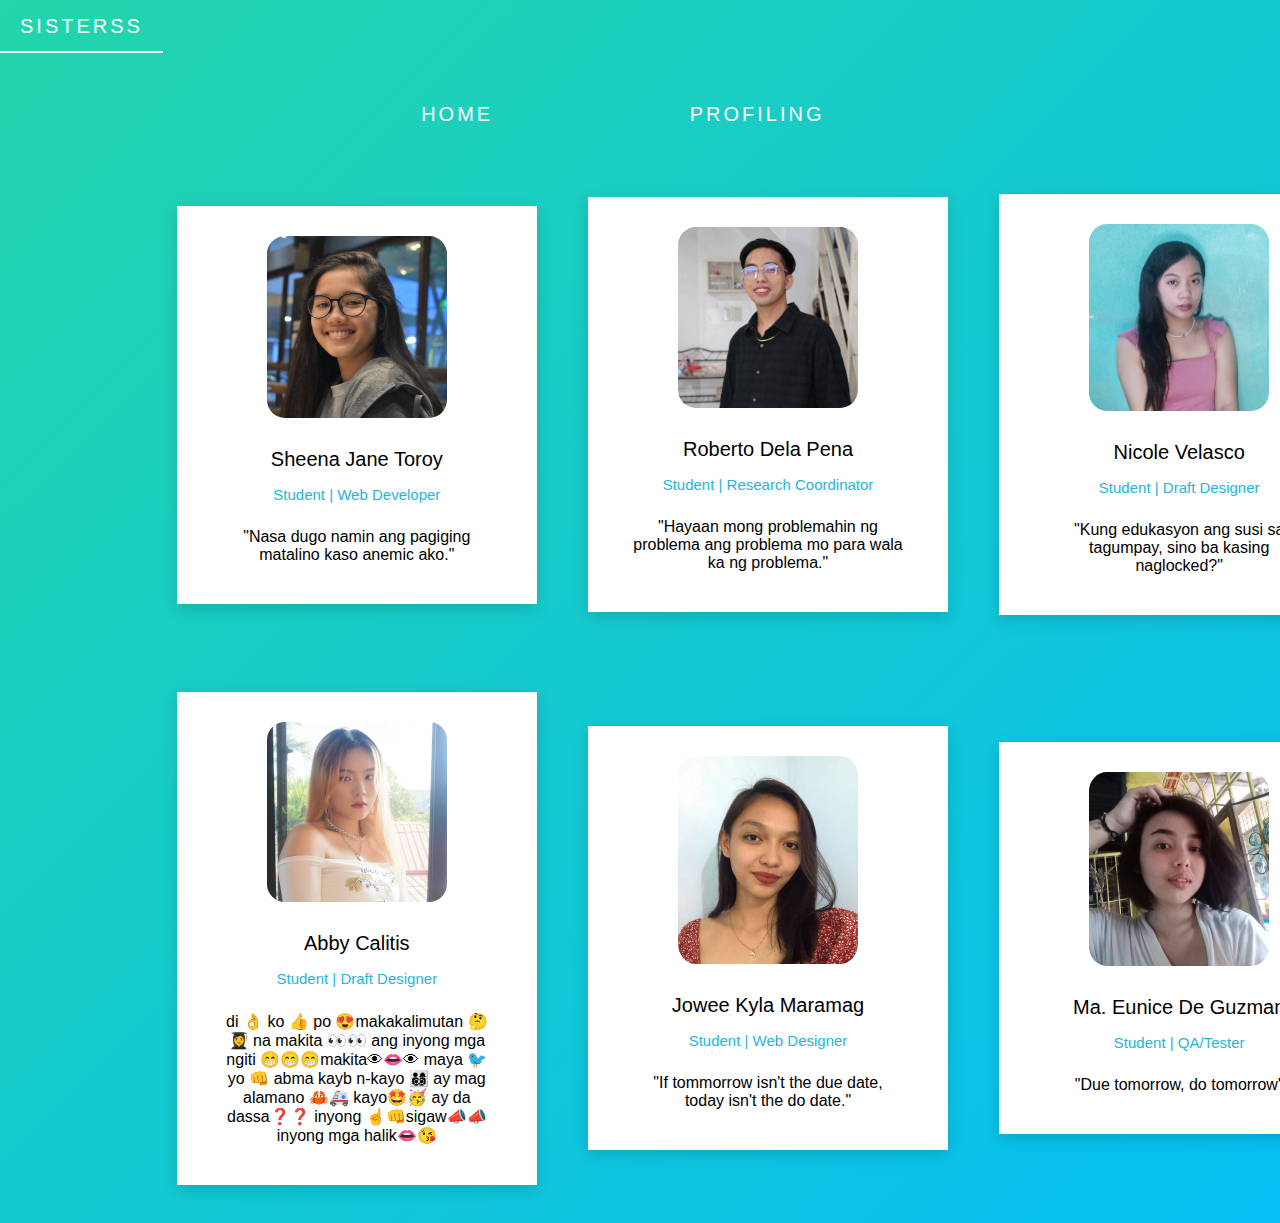
<file: profiling.html>
<!DOCTYPE html>
<html lang="en">
<head>
    <meta charset="UTF-8">
    <meta http-equiv="X-UA-Compatible" content="IE=edge">
    <meta name="viewport" content="width=device-width, initial-scale=1.0">
    <link rel="stylesheet" href="styles.css">
    <title>Profiling | Sisterss</title>
</head>
<body>
    <div class="logo">
        <a href="index.html">SISTERSS</a>
    </div>

    <ul>
        <li><a href="index.html">Home</a></li>
        <li><a href="profiling.html">Profiling</a></li>
    
    </ul>
    
    <div class="container">
      <div class="card">
        <div class="text">
            <img src="img/sheena.jpg"alt="">
            <h3>Sheena Jane Toroy</h3>
            <p>Student | Web Developer</p>
            <p>
                "Nasa dugo namin ang pagiging matalino kaso anemic ako."                                                         
            </p>
        </div>
        </div>

        <div class="card">
            <div class="text">
                <img src="img/robert.jpg"alt="">
                <h3>Roberto Dela Pena</h3>
                <p>Student | Research Coordinator</p>
                <p>
                    "Hayaan mong problemahin ng problema ang problema mo para wala ka ng problema."
                </p>
            </div>
            </div>

            <div class="card">
                <div class="text">
                    <img src="img/nicole.jpg"alt="">
                    <h3>Nicole Velasco</h3>
                    <p>Student | Draft Designer</p>
                    <p>
                        "Kung edukasyon ang susi sa tagumpay, sino ba kasing naglocked?"
                    </p>
                </div>
                </div>

            <div class="card">
                <div class="text">
                    <img src="img/abby.jpg"alt="">
                    <h3>Abby Calitis</h3>
                    <p>Student | Draft Designer</p>
                    <p>
                        di 👌 ko 👍 po 😍makakalimutan 🤔👩‍🎓 na makita 👀👀 ang inyong mga ngiti 😁😁😁makita👁👄👁 maya 🐦 yo 👊 abma kayb n-kayo 👨‍👩‍👦‍👦 ay mag alamano 🦀🚑 kayo🤩🥳 ay da dassa❓❓ inyong ☝️👊sigaw📣📣 inyong mga halik👄😘
                    </p>
                </div>
                </div>

            <div class="card">
                <div class="text">
                    <img src="img/jowee.jpg"alt="">
                    <h3>Jowee Kyla Maramag</h3>
                    <p>Student | Web Designer</p>
                    <p>
                        "If tommorrow isn't the due date, today isn't the do date."

                    </p>
                </div>
                </div>

                <div class="card">
                    <div class="text">
                        <img src="img/eunice.jpg"alt="">
                        <h3>Ma. Eunice De Guzman</h3>
                        <p>Student | QA/Tester</p>
                        <p>
                            "Due tomorrow, do tomorrow"
    
                        </p>
                    </div>
                    </div>
    </div>

    

    
</body>
</html>
</file>
<file: styles.css>
body{

    margin: 0;
    font-family: -apple-system, BlinkMacSystemFont, 'Segoe UI', Roboto, Oxygen, Ubuntu, Cantarell, 'Open Sans', 'Helvetica Neue', sans-serif;
    background: linear-gradient(-45deg, #ee7752, #e73c7e, #01bbff, #23d5ab);
	background-size: 400% 400%;
	animation: gradient 15s ease infinite;
	height: 100vh;
}

@keyframes gradient {
    
	0% {
		background-position: 0% 50%;
	}
	50% {
		background-position: 100% 50%;
	}
	100% {
		background-position: 0% 50%;
	}
}

ul{

    margin: 20px auto 0;
    padding: 0;
    list-style: none;
    display: table;
    width: 600px;
    text-align: center;
}

li{

    display: table-cell;
    position: relative;
    padding: 15px 0;
}

a{

    color: #fff;
    text-transform: uppercase;
    text-decoration: none;
    letter-spacing: 0.15em;

    display: inline-block;
    padding: 15px 20px;
    position: relative;
    font-size: 20px;
}

a::after{

    background: none repeat scroll 0 0 transparent;
    bottom: 0;
    content: "";
    display: block;
    height: 2px;
    left: 50%;
    position: absolute;
    background: #fff;
    transition: width 0.3s ease 0s, left 0.3s ease 0s;
    width: 0;
}

a:hover:after { 
    width: 100%; 
    left: 0; 
}

@media screen and (max-height: 300px) {

      ul {
          margin-top: 40px;
      }
}

/*PROFILING*/
.container{

    position: relative;
    width: 1280px;
    display: flex;
    justify-content: center;
    align-items: center;
    flex-wrap: wrap;
    margin-left: 10%;
}

.card {
    box-shadow: rgba(0, 0, 0, 0.15) 0px 5px 15px 0px;
    padding: 30px;
    display: flex;
    flex-direction: column;
    align-items: center;
    width: 300px;
    background-color: white;
    margin: 3% 2%;
  }
  
.card .text{
    display: flex;
    flex-direction: column;
    align-items: center;
}

.card .text img{
    height: 20%;
    border-radius: 10%;
    margin-bottom:10px;
    width: 60%;
}

.card .text h3{
    font-size: 20px;
    font-weight: 400;
}

.card .text p:nth-of-type(1){
    color: rgb(35, 182, 219);
    font-size: 15px;
    margin-top: -5px;
}

.card .text p:nth-of-type(2){
    margin: 10px;
    width: 90%;
    text-align: center;
}

.card .links{
    width: 30%;
    display: flex;
    justify-content: space-evenly;
}

.card .links i{
    color: rgb(35, 182, 219);
    font-size: 20px;
    cursor: pointer;
}

.card .links i:hover{
    color:rgb(29, 157, 189) ;
}
</file>
